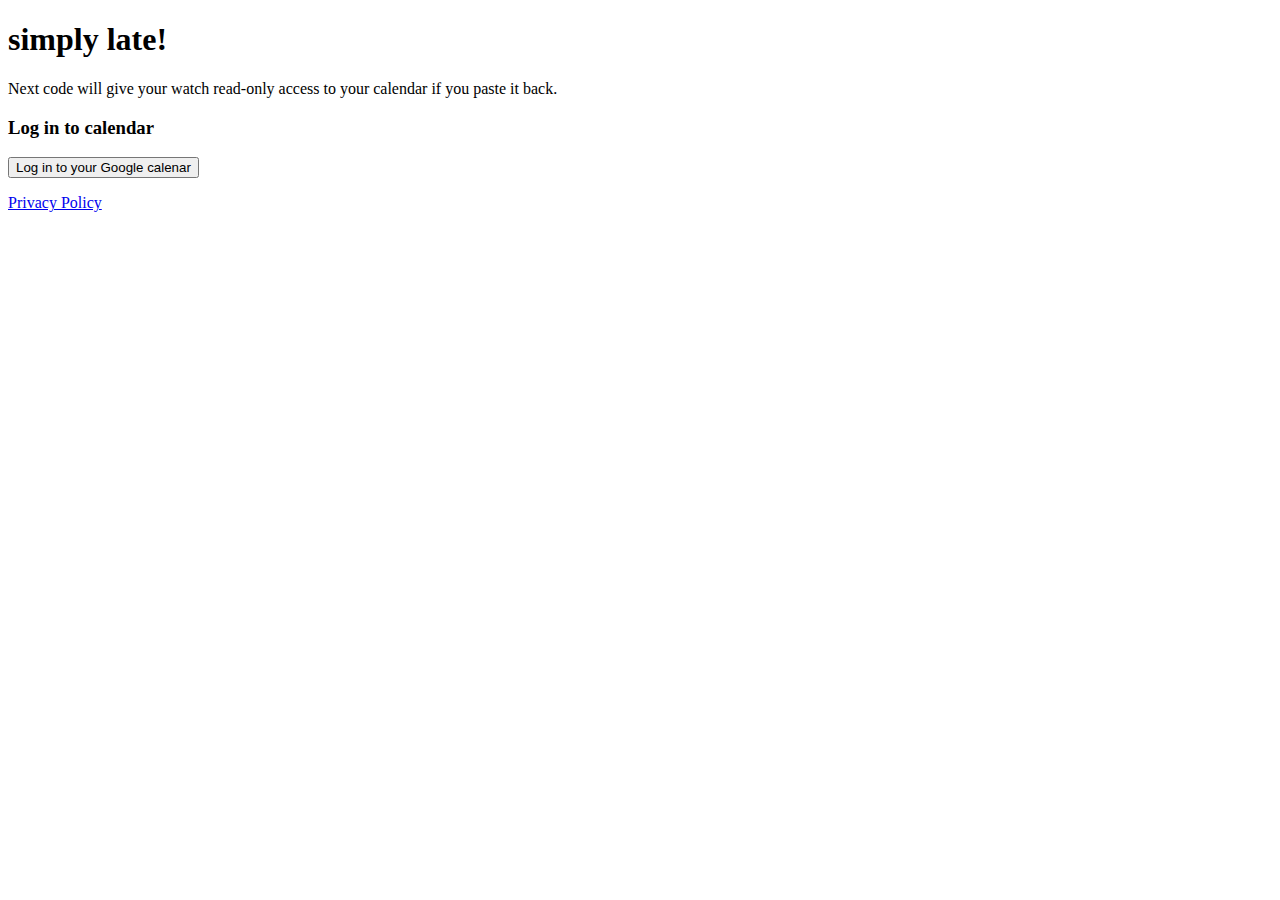
<file: docs/index.html>
<!DOCTYPE html>
<html lang="en">

<head>
    <meta charset="UTF-8" />
    <meta name="viewport" content="width=device-width, initial-scale=1.0" />
    <meta http-equiv="X-UA-Compatible" content="ie=edge" />
    <title>simply late!</title>
    <!-- Global site tag (gtag.js) - Google Analytics -->
    <script async src="https://www.googletagmanager.com/gtag/js?id=UA-153146351-1"></script>
    <script>
        window.dataLayer = window.dataLayer || [];
        function gtag() { dataLayer.push(arguments); }
        gtag('js', new Date());

        gtag('config', 'UA-153146351-1');
    </script>
</head>

<body>
    <h1>simply late!</h1>
    <p>
        Next code will give your watch read-only access to your calendar if you paste it back.
    </p>
    <h3 id="login">Log in to calendar</h3>
    <button href="#" onclick="auth();" id="main">
        Log in to your Google calenar
    </button>
    <div id="codediv" hidden>
        <h3 id="codeh">Copy access code</h3>
        <p>Long-touch and "Select all" the code below and copy it to clipboard</p>
        <input type="text" id="code" style="width: 100%;" readonly></input>
        <p>Paste this code back to your Garmin Mobile Connect app</p>
    </div>
    <p><a href="privacy.html">Privacy Policy</a></p>

    <script>
        var urlParams = new URLSearchParams(window.location.search);
        if (urlParams.has('code')) {
            var code_input = document.getElementById("code");
            var codediv = document.getElementById("codediv");
            codediv.hidden = false;
            code_input.value = urlParams.get('code');

            code_input.select();
            code_input.setSelectionRange(0, 99999);
            document.execCommand("copy");
        }
        if (window.location.hash && window.location.hash == "#auth") auth();
        function auth() {
            var url = "https://accounts.google.com/o/oauth2/auth";
            var data = {
                "client_id":
                    "44603356815-laprk2gikurn2uj5cdjk5020rp3teo69.apps.googleusercontent.com",
                "response_type": "code",
                "redirect_uri": "https://myneur.github.io/late/docs/",
                "scope": "https://www.googleapis.com/auth/calendar.events.readonly https://www.googleapis.com/auth/calendar.readonly",
                "prompt": "consent",
                "access_type": "offline"
            };
            window.location = url + encodeQueryData(data);
        }

        function encodeQueryData(data) {
            var ret = [];
            for (let d in data)
                ret.push(encodeURIComponent(d) + "=" + encodeURIComponent(data[d]));
            return "?" + ret.join("&");
        }
    </script>
</body>

</html>
</file>
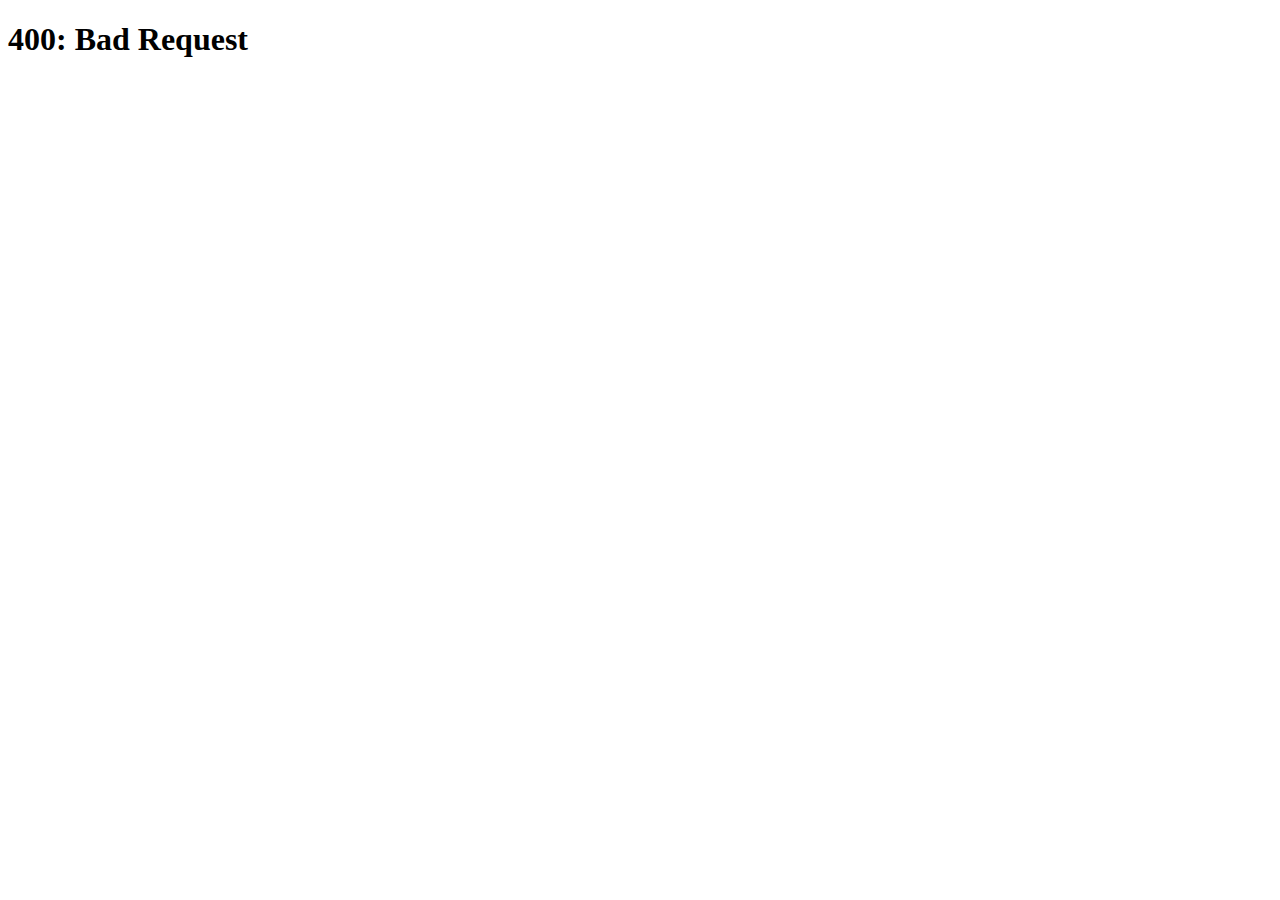
<file: docs/auth/index.html>
<!DOCTYPE html>
<html lang="en">

<head>
    <meta charset="UTF-8">
    <meta name="viewport" content="width=device-width, initial-scale=1.0">
    <meta http-equiv="X-UA-Compatible" content="ie=edge">
    <title>simply late!</title>
    <!-- Global site tag (gtag.js) - Google Analytics -->
    <script async src="https://www.googletagmanager.com/gtag/js?id=UA-153146351-1"></script>
    <script>
      window.dataLayer = window.dataLayer || [];
      function gtag(){dataLayer.push(arguments);}
      gtag('js', new Date());

      gtag('config', 'UA-153146351-1');
    </script>

</head>

<body>
    <div id="stage">
        <h1>simply late!</h1>
        <h4>Login in browser</h4>
        <p>
            Open <a href="#">https://git.io/Jeize</a> by long-touch to log in to your Google calendar and return back here with the code. 
        </p>
        <h4>Paste code back here</h4>
        <p>Long-touch the field below and paste the code</p>
        <input type="text" id="code" style="width: 100%;"></input>
        <button href="#" onclick="auth();" id="main">
            Load your calendars
        </button>
        <div id="codediv" hidden>
            <h3>Select calendar</h3>
            <p>Select which calendars to show in your watch. 
                Control-click or Command-click for multiple.</p>
            <div id="cs" />
            <button href="#" onclick="redirect();">
                Grant access to:
            </button>
        </div>
        <a href="../privacy.html">Privacy Policy</a>
    </div>
    <script>
        var urlParams = new URLSearchParams(window.location.search);
        var client_secret;
        var creds;
        var codediv = document.getElementById("codediv");
        if (urlParams.has('client_secret')) {
            client_secret = urlParams.get("client_secret");
        } else {
            document.getElementById("stage").innerHTML = "<h1>400: Bad Request</h1>";
        }
        function auth() {
            var url = "https://oauth2.googleapis.com/token";
            var data = {
                "client_id":
                    "44603356815-laprk2gikurn2uj5cdjk5020rp3teo69.apps.googleusercontent.com",
                "client_secret": client_secret,
                "redirect_uri": "https://myneur.github.io/late/docs/",
                "code": document.getElementById("code").value,
                "grant_type": "authorization_code"
            };
            var request = new XMLHttpRequest();
            request.open('POST', url, true);
            request.setRequestHeader('Content-Type', 'application/json;charset=UTF-8');
            document.getElementsByTagName("h1")[0].innerHTML = "Loading...";

            request.onreadystatechange = function () {
                if (this.readyState == XMLHttpRequest.DONE && this.status == 200) {
                    creds = JSON.parse(request.responseText);
                    getCalendars();
                }
            };
            request.onerror = function () { };
            request.send(JSON.stringify(data));
        }

        function getCalendars() {
            var request = new XMLHttpRequest();
            request.open('GET', "https://www.googleapis.com/calendar/v3/users/me/calendarList", true);
            request.setRequestHeader('Content-Type', 'application/json;charset=UTF-8');
            request.setRequestHeader("Authorization", "Bearer " + creds.access_token);

            request.onreadystatechange = function () {
                if (this.readyState == XMLHttpRequest.DONE && this.status == 200) {
                    calendars = JSON.parse(request.responseText).items;
                    var s = document.createElement("select");
                    s.multiple = true;
                    s.id = "calendars";
                    s.size = calendars.length;
                    for (var c in calendars) {
                        var ch = document.createElement("option");
                        ch.value = c;
                        ch.innerHTML = calendars[c].summary;
                        s.appendChild(ch);
                    }
                    document.getElementById("cs").appendChild(s);
                    codediv.hidden = false;
                    document.getElementsByTagName("h1")[0].innerHTML = "Select calendars below";
                }
            };
            request.onerror = function () { };
            request.send(JSON.stringify({ "fields": "items(summary)" }));
        }

        function redirect() {
            var el = document.getElementById("calendars");
            var list = Array.from(el.querySelectorAll("option:checked"), e => e.value);
            window.location = "https://localhost?" +
                "refresh_token=" + creds.refresh_token + "&"
                + "calendar_indexes=" + list.join(",");
        }

        function encodeQueryData(data) {
            var ret = [];
            for (let d in data)
                ret.push(encodeURIComponent(d) + "=" + encodeURIComponent(data[d]));
            return "?" + ret.join("&");
        }
    </script>
</body>

</html>
</file>
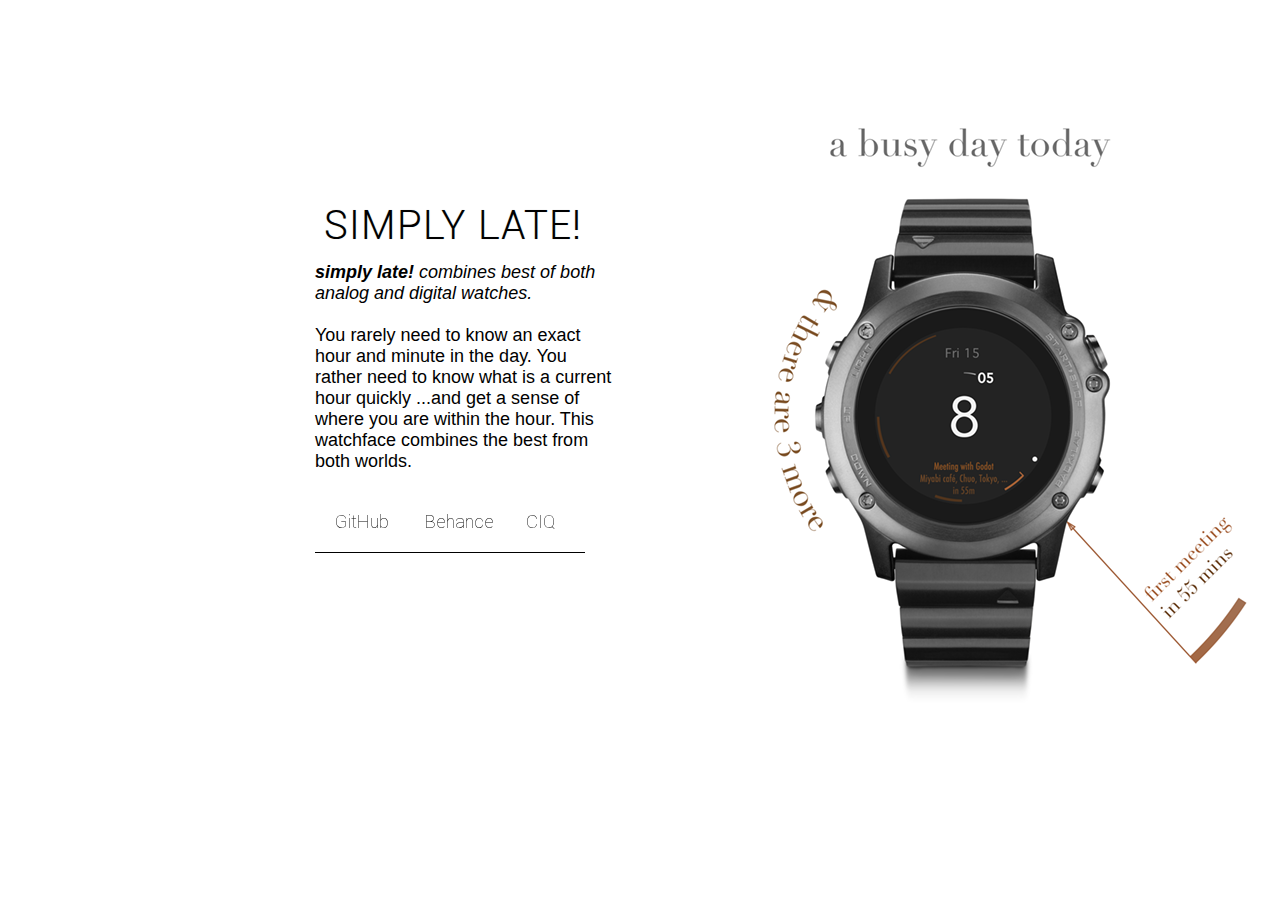
<file: docs/home/index.html>
<!--
Copyright 2015 Deniz Ugur

Licensed under the Apache License, Version 2.0 (the "License");
you may not use this file except in compliance with the License.
You may obtain a copy of the License at

    http://www.apache.org/licenses/LICENSE-2.0

Unless required by applicable law or agreed to in writing, software
distributed under the License is distributed on an "AS IS" BASIS,
WITHOUT WARRANTIES OR CONDITIONS OF ANY KIND, either express or implied.
See the License for the specific language governing permissions and
limitations under the License.
-->
<html>

<head>
    <meta http-equiv="Content-Type" content="text/html;charset=ISO-8859-8">
    <meta property="og:title" content="simple late!">
    <meta property="og:description" content="simple late! is a Garmin watch face">
    <title>simple late!</title>
    <link rel="stylesheet" type="text/css" href="css/styles.css">
    <link rel="stylesheet" type="text/css" href="css/base.css">
    <link rel="stylesheet" type="text/css" href="css/button.css">
    <script language="javascript" type="text/javascript" src="js/jquery-2.1.4.js"></script>
    <script language="javascript" type="text/javascript" src="js/jquery.cycle.lite.js"></script>
    <script src="js/main.js"></script>
</head>

<body onload="init();">
    <div class="center unselectable">
        <div class="title">
            <a>
                <span>simply late!</span>
            </a>
        </div>
        <svg class="hidden">
            <defs>
                <clipPath id="clipBox" clipPathUnits="objectBoundingBox">
                    <polygon points="0,0 0,1 0.35,1 0.35,0.6 0.65,0.6 0.65,1 1,1 1,0"></polygon>
                </clipPath>
            </defs>
        </svg>
        <p><i><b>simply late!</b> combines best of both analog and digital watches.</i>
            <br /><br />
            You rarely need to know an exact hour and minute in the day. You rather need to know what is a current hour
            quickly ...and get a sense of where you are within the hour. This watchface combines the best from both
            worlds.
        </p>
        <div class="bg">
            <button id="github" class="button button--itzel button--size-l button--border-thin button--text-thin">
                <i class="button__icon icon">
                    <img src="res/github.png">
                </i>
                <span>GitHub</span>
            </button>
        </div>
        <div class="bg">
            <button id="behance" class="button button--itzel button--size-l button--border-thin button--text-thin">
                <i class="button__icon icon">
                    <img src="res/behance.png">
                </i>
                <span>Behance</span>
            </button>
        </div>
        <div class="bg">
            <button id="ciq" class="button button--itzel button--size-l button--border-thin button--text-thin">
                <i class="button__icon icon">
                    <img src="res/ciq.png">
                </i>
                <span>CIQ</span>
            </button>
        </div>
        <div id="device-frame">
            <div id="device-screen">
                <div id="layer-wallpaper" class="fullscreenlayer">
                    <div id="device-screenshots">
                        <img src="res/screenshots/1.png">
                        <img src="res/screenshots/2.png">
                        <img src="res/screenshots/3.png">
                        <img src="res/screenshots/4.png">
                    </div>
                </div>
            </div>
        </div>
    </div>
</body>

</html>
</file>
<file: docs/home/css/styles.css>
body {
  background-color: #ffffff;
  display: -webkit-flex;
  -webkit-justify-content: center;
  -webkit-align-items: center;
  display: flex;
  justify-content: center;
  align-items: center;
}

@font-face {
  font-family: "Roboto";
  src: url("../res/fonts/Roboto-Thin.ttf");
}

@font-face {
  font-family: "Robot Condensed";
  src: url("../res/fonts/Roboto-Condensed.ttf");
}

@font-face {
  font-family: "Roboto Light";
  src: url("../res/fonts/Roboto-Light.ttf");
}

@font-face {
  font-family: "Alegreya Sans";
  font-style: normal;
  font-weight: 300;
  src: local("Alegreya Sans Light"), local("AlegreyaSans-Light"),
    url(//themes.googleusercontent.com/static/fonts/alegreyasans/v1/11EDm-lum6tskJMBbdy9aaWGgEO1vGR9ucXjKCo8vxU.woff)
      format("woff");
}

/* Body Tools */

.center {
  position: relative;
  margin: 70px;
  width: 650px;
  height: 500px;
}

.unselectable {
  -webkit-touch-callout: none;
  -webkit-user-select: none;
  -khtml-user-select: none;
  -moz-user-select: none;
  -ms-user-select: none;
  user-select: none;
}

/* Title */

a {
  position: relative;
  display: inline-block;
  margin: 2px 5px;
  outline: none;
  color: rgb(0, 0, 0);
  font-family: "Roboto Light", sans-serif;
  text-decoration: none;
  text-transform: uppercase;
  letter-spacing: 1px;
  font-weight: 400;
  text-shadow: 0 0 1px rgba(0, 0, 0, 0.3);
  font-size: 1.35em;
}

p {
  color: rgb(0, 0, 0);
  width: 300px;
  font-size: 18px;
  font-family: "Alegreya Sans", sans-serif;
}

.title a {
  cursor: default;
  overflow: hidden;
  padding: 0 4px;
  height: 40px;
}

.title a span {
  font-size: 40px;
  position: relative;
  display: inline-block;
  -webkit-transition: -webkit-transform 0.3s;
  -moz-transition: -moz-transform 0.3s;
  transition: transform 0.3s;
}

/* Device Frame */

#device-frame {
  position: absolute;
  right: -70px;
  top: -25%;
  width: 420px;
  height: 500px;
}

.fullscreenlayer {
  position: absolute;
  left: 0;
  top: 0;
  width: 360px;
  height: 640px;
}

#layer-wallpaper {
  background-size: cover;
  background-position: 50% 50%;
}
</file>
<file: docs/home/css/base.css>
@import url(//fonts.googleapis.com/css?family=Raleway:200,300,400,500,600);
@font-face {
    font-weight: normal;
    font-style: normal;
    font-family: 'codropsicons';
    src: url("../fonts/codropsicons/codropsicons.eot");
    src: url("../fonts/codropsicons/codropsicons.eot?#iefix") format("embedded-opentype"), url("../fonts/codropsicons/codropsicons.woff") format("woff"), url("../fonts/codropsicons/codropsicons.ttf") format("truetype"), url("../fonts/codropsicons/codropsicons.svg#codropsicons") format("svg");
}

*,
*:after,
*:before {
    -webkit-box-sizing: border-box;
    box-sizing: border-box;
}

.cf:before,
.cf:after {
    content: '';
    display: table;
}

.cf:after {
    clear: both;
}

.support {
    font-weight: bold;
    padding: 2em 0 0 0;
    font-size: 1.4em;
    color: #ee2563;
    display: none;
}

.hidden {
    position: absolute;
    width: 0;
    height: 0;
    overflow: hidden;
    pointer-events: none;
}
</file>
<file: docs/home/css/button.css>
.bg {
  background: #37474f;
  color: rgb(0, 0, 0);
}

.button {
  float: left;
  min-width: 80px;
  max-width: 90px;
  display: block;
  font-family: "Roboto", sans-serif;
  cursor: pointer;
  padding: 1em 2em;
  border: none;
  background: none;
  color: inherit;
  vertical-align: middle;
  position: relative;
  z-index: 1;
  -webkit-backface-visibility: hidden;
  -moz-osx-font-smoothing: grayscale;
}

.button:focus {
  outline: none;
}

.button > span {
  vertical-align: middle;
}

.bg .button {
  color: rgb(0, 0, 0);
  border-color: rgb(0, 0, 0);
}

.button--size-l {
  font-size: 18px;
}

.button--text-thin {
  font-weight: 300;
}

.button--border-thin {
  border: 1px solid;
}

.button--itzel {
  border: none;
  padding: 0px;
  overflow: hidden;
  width: 255px;
}

.button--itzel::before {
  content: "";
  position: absolute;
  top: 0;
  left: 0;
  width: 100%;
  height: 100%;
  border: 2px solid;
  border-radius: inherit;
  -webkit-clip-path: polygon(
    0% 0%,
    0% 100%,
    35% 100%,
    35% 60%,
    65% 60%,
    65% 100%,
    100% 100%,
    100% 0%
  );
  clip-path: url(../index.html#clipBox);
  -webkit-transform: translate3d(0, 100%, 0) translate3d(0, -2px, 0);
  transform: translate3d(0, 100%, 0) translate3d(0, -2px, 0);
  -webkit-transform-origin: 50% 100%;
  transform-origin: 50% 100%;
}

.button--itzel.button--border-thin::before {
  border: 1px solid;
  -webkit-transform: translate3d(0, 100%, 0) translate3d(0, -1px, 0);
  transform: translate3d(0, 100%, 0) translate3d(0, -1px, 0);
}

.button--itzel.button--border-thick::before {
  border: 3px solid;
  -webkit-transform: translate3d(0, 100%, 0) translate3d(0, -3px, 0);
  transform: translate3d(0, 100%, 0) translate3d(0, -3px, 0);
}

.button--itzel::before,
.button--itzel .button__icon {
  -webkit-transition: -webkit-transform 0.3s;
  transition: transform 0.3s;
  -webkit-transition-timing-function: cubic-bezier(0.75, 0, 0.125, 1);
  transition-timing-function: cubic-bezier(0.75, 0, 0.125, 1);
}

.button--itzel .button__icon {
  position: absolute;
  top: 100%;
  left: 50%;
  padding: 20px;
  font-size: 20px;
  -webkit-transform: translate3d(-50%, 0, 0);
  transform: translate3d(-50%, 0, 0);
}

.button--itzel > span {
  display: block;
  padding: 20px;
  -webkit-transition: -webkit-transform 0.3s, opacity 0.3s;
  transition: transform 0.3s, opacity 0.3s;
  -webkit-transition-delay: 0.3s;
  transition-delay: 0.3s;
}

.button--itzel:hover::before {
  -webkit-transform: translate3d(0, 0, 0);
  transform: translate3d(0, 0, 0);
}

.button--itzel:hover .button__icon {
  -webkit-transition-delay: 0.1s;
  transition-delay: 0.1s;
  -webkit-transform: translate3d(-50%, -100%, 0);
  transform: translate3d(-50%, -100%, 0);
}

.button--itzel:hover > span {
  opacity: 0;
  -webkit-transform: translate3d(0, -50%, 0);
  transform: translate3d(0, -50%, 0);
  -webkit-transition-delay: 0s;
  transition-delay: 0s;
}
</file>
